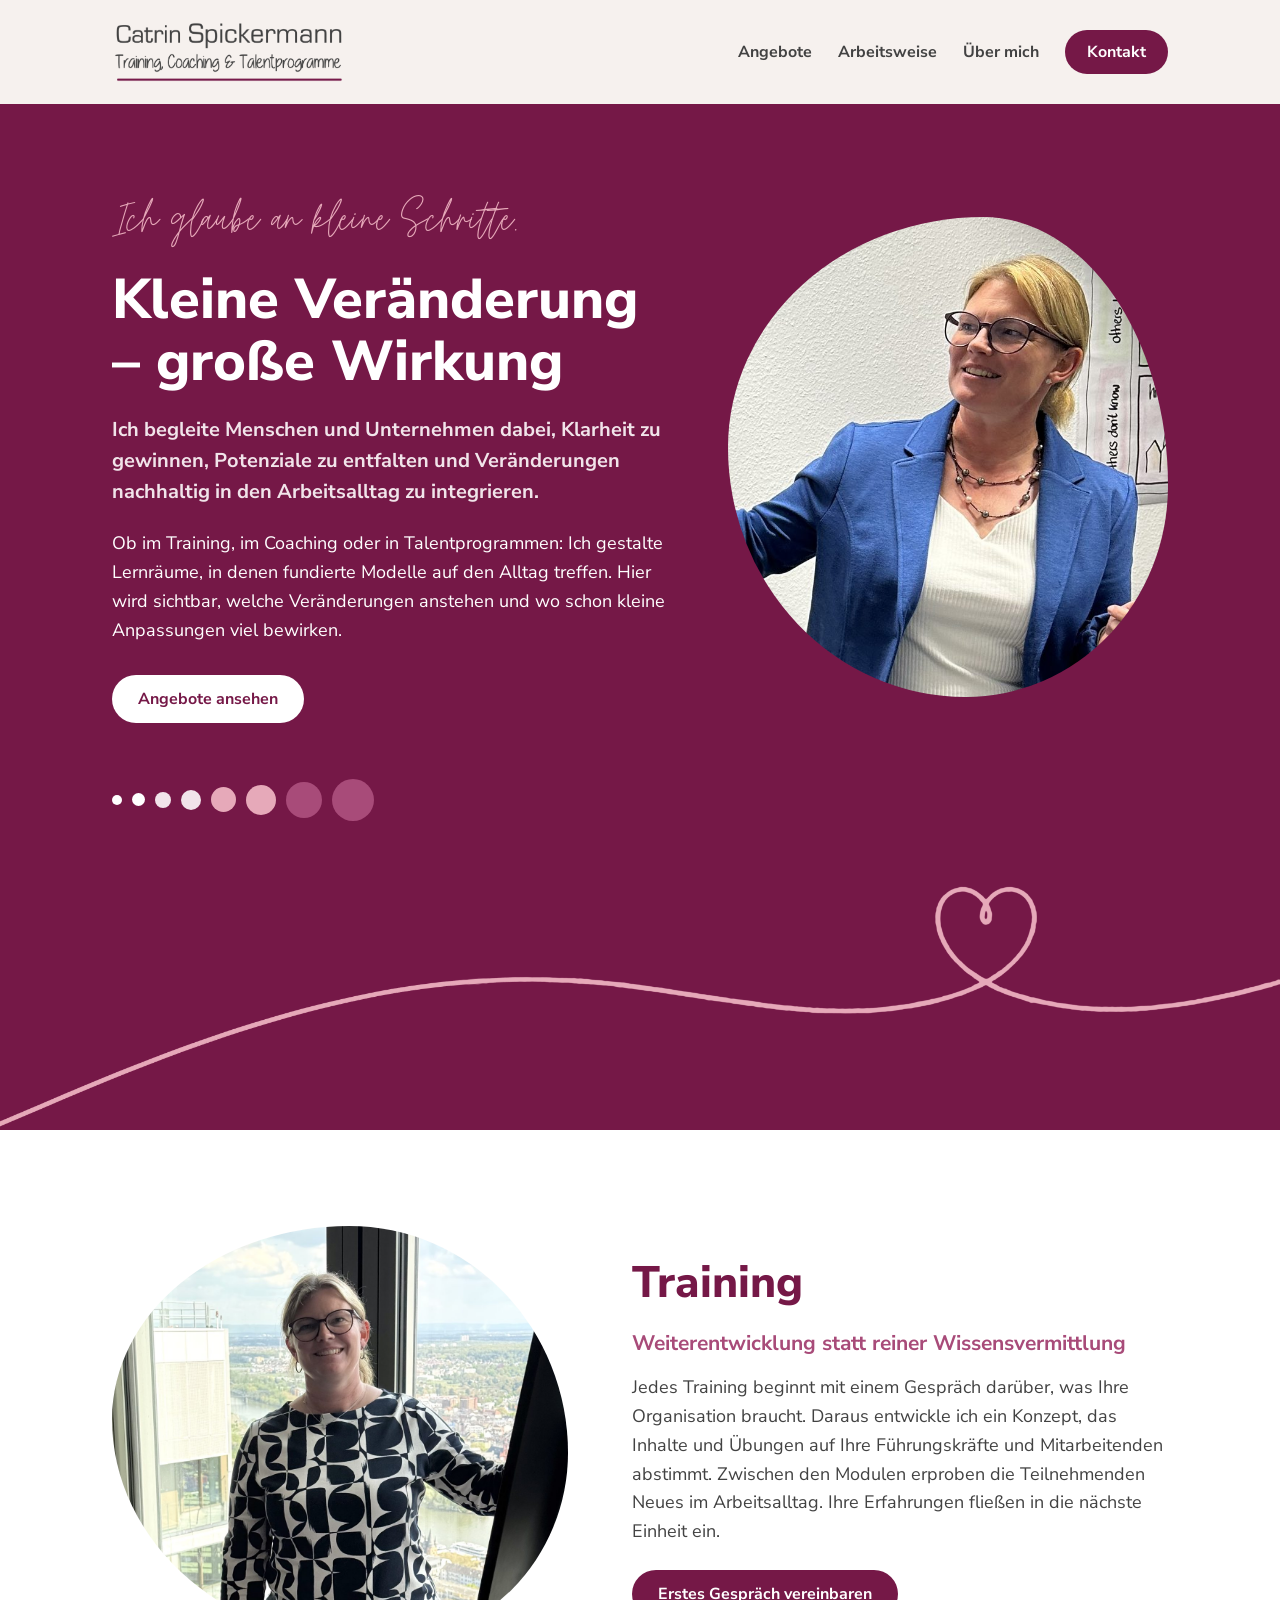
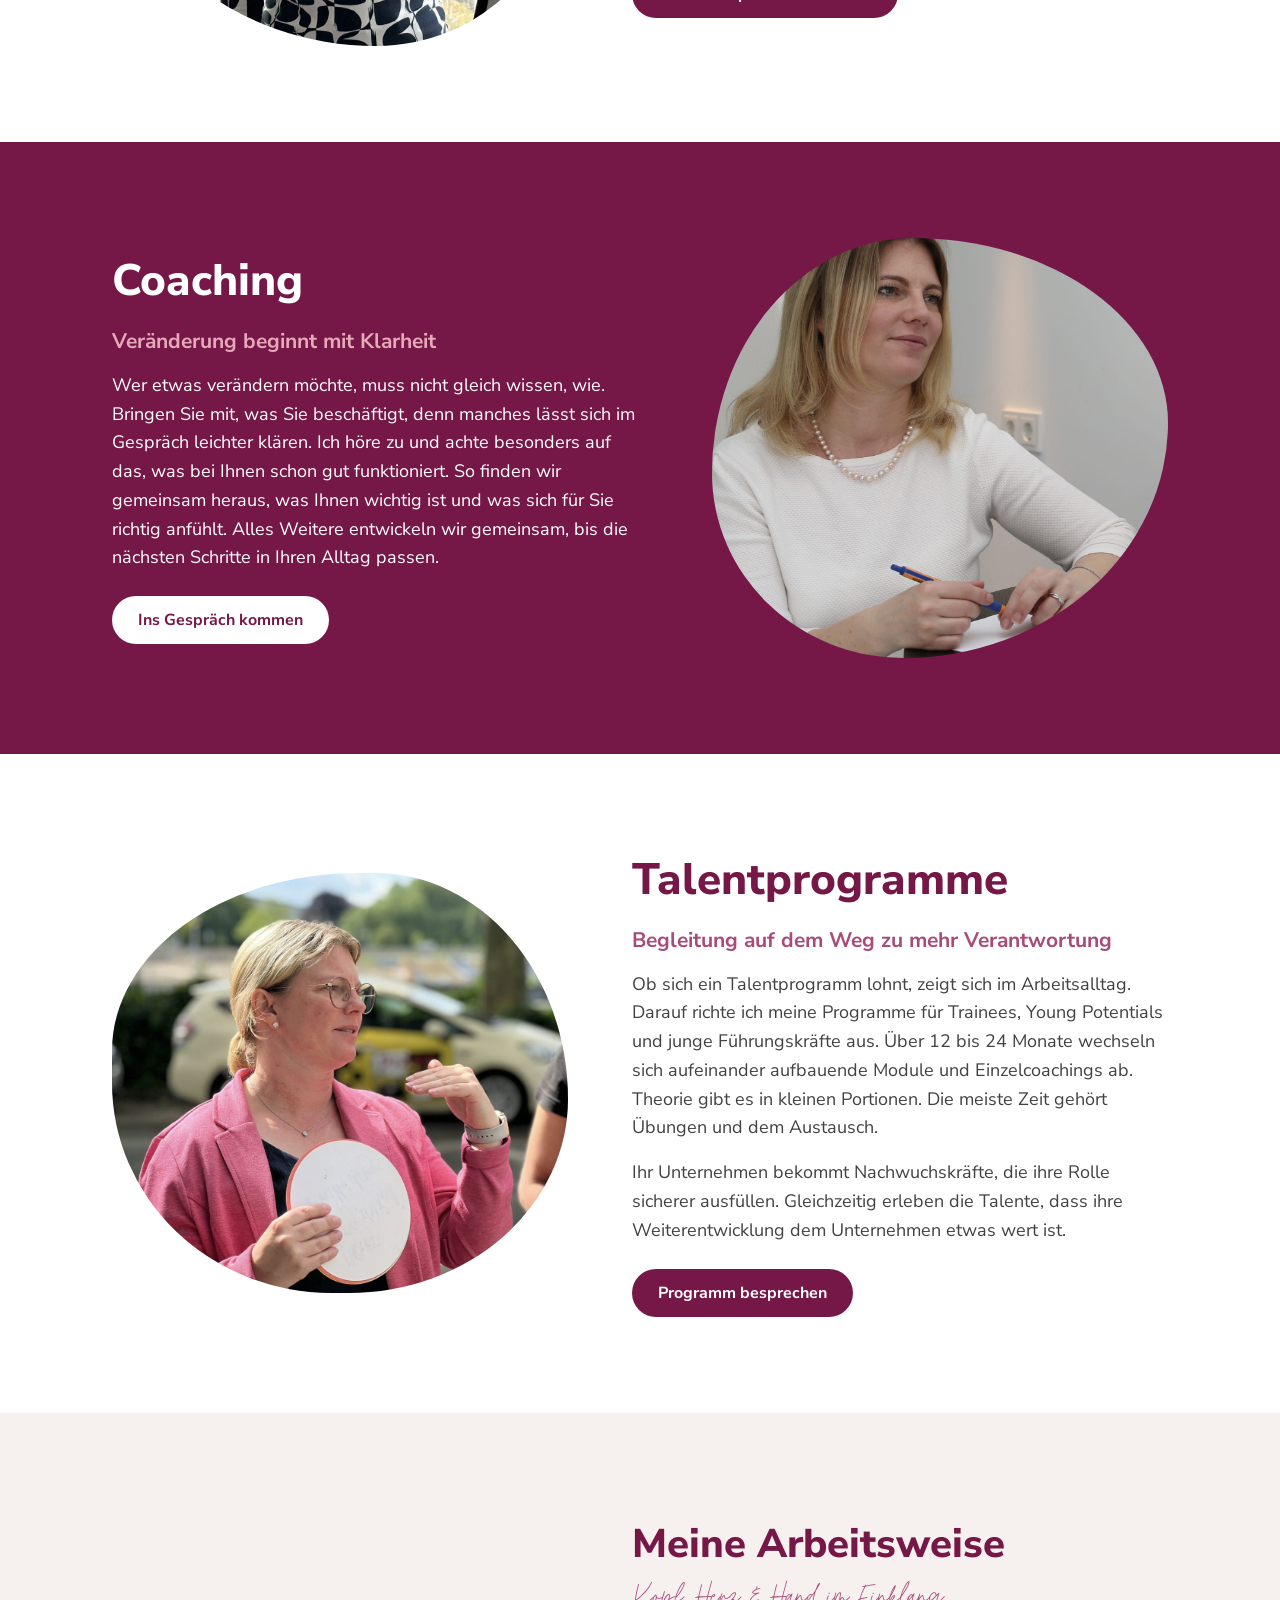
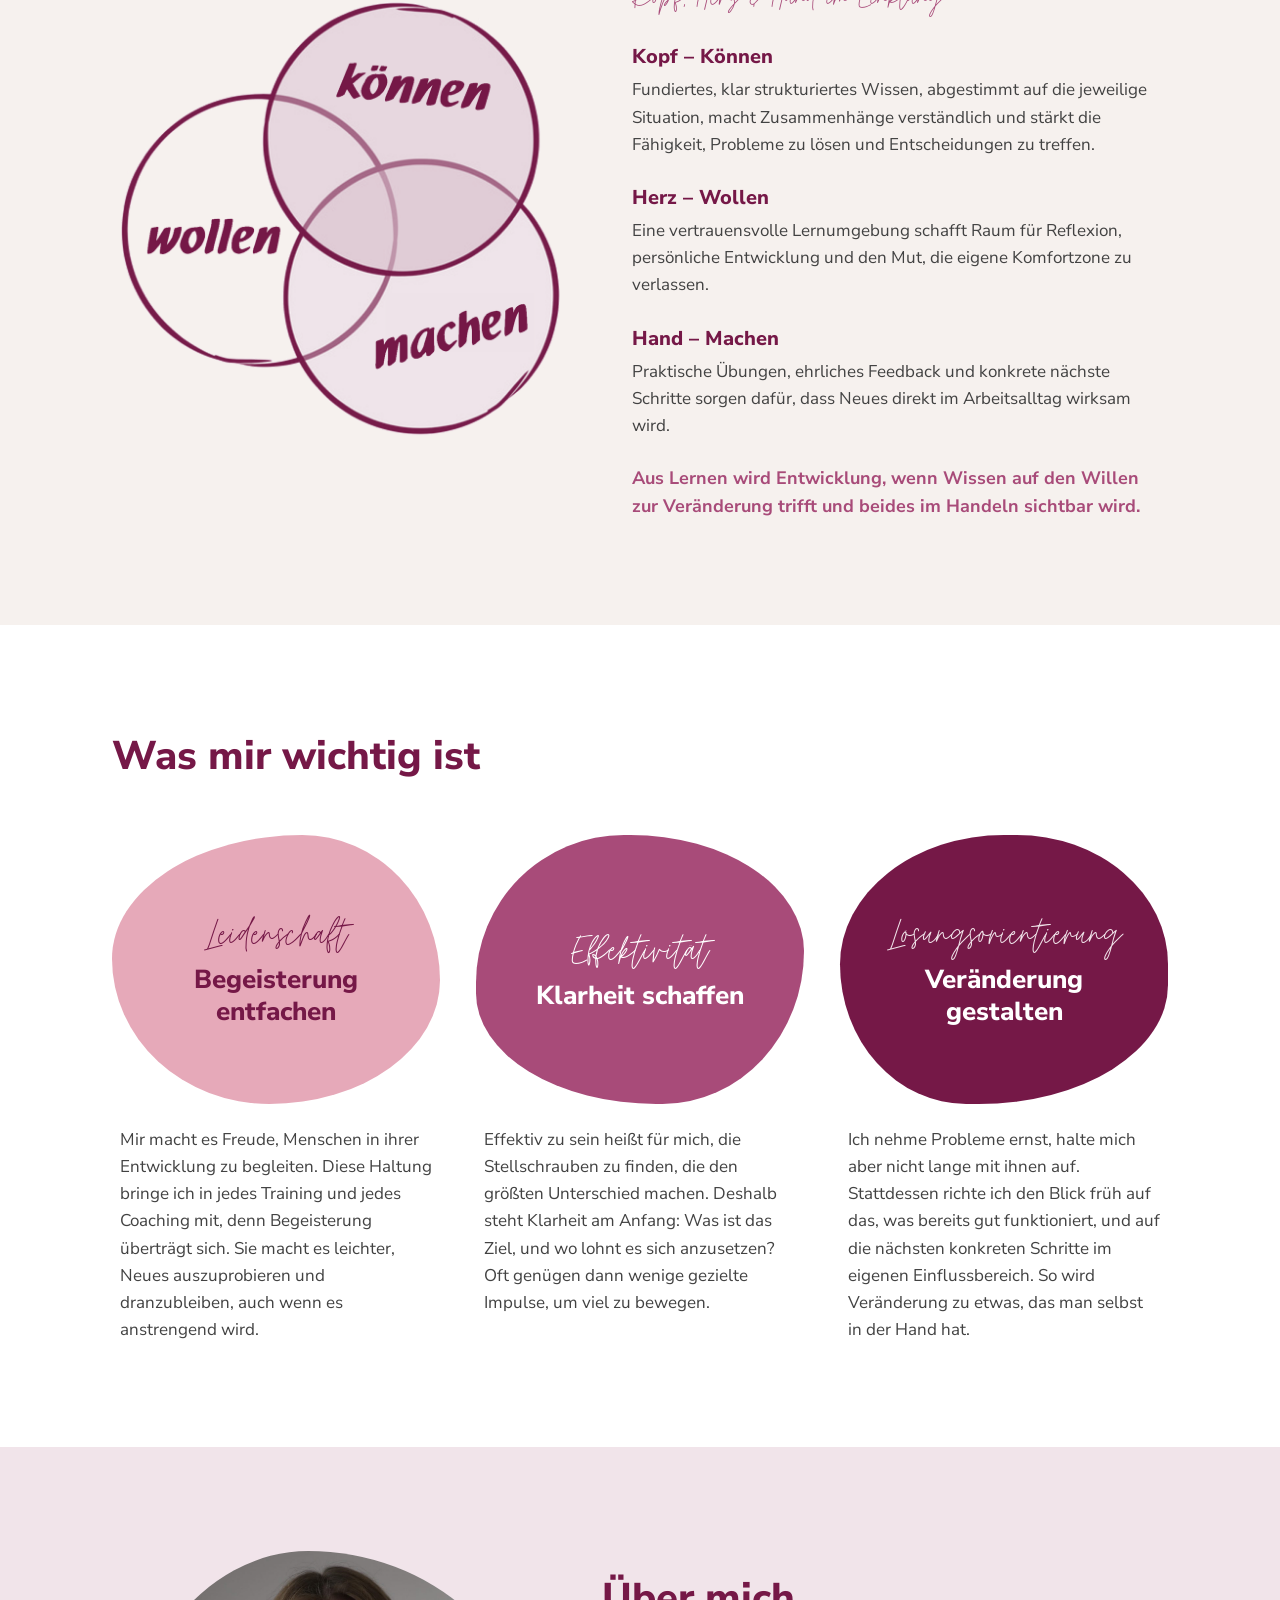
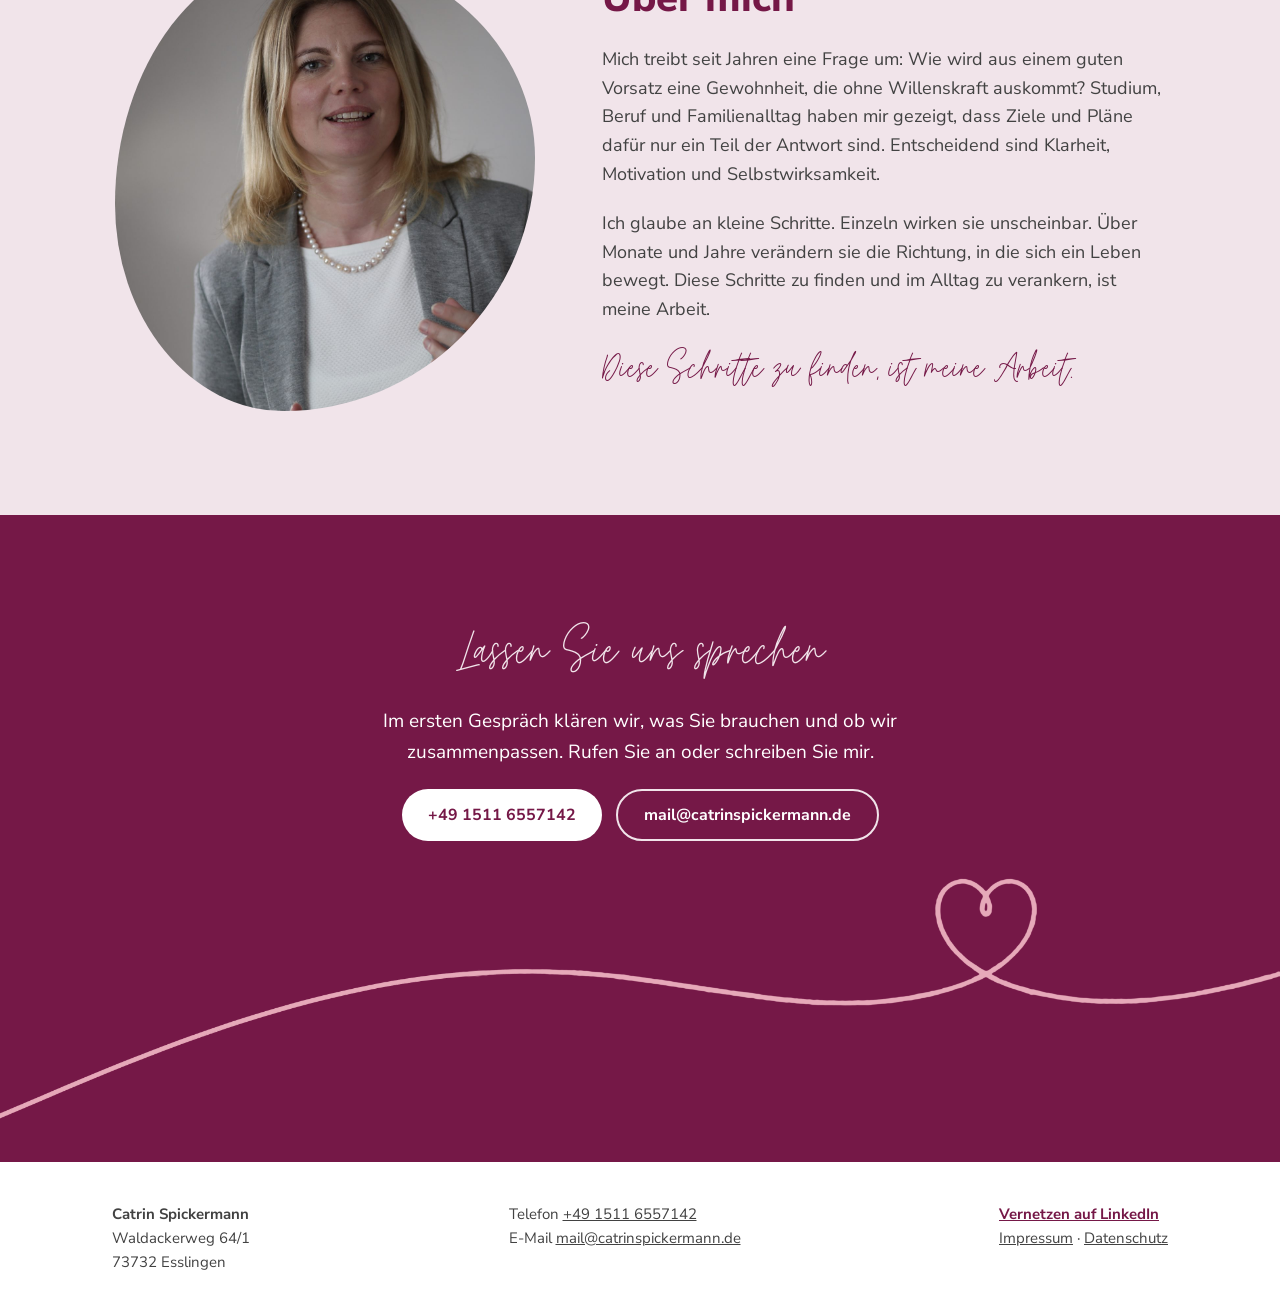
<file: index.html>
<!doctype html>
<html lang="de">
<head>
<meta charset="utf-8">
<meta name="viewport" content="width=device-width, initial-scale=1">
<title>Catrin Spickermann – Training, Coaching und Talentprogramme</title>
<meta name="description" content="Ich begleite Menschen und Unternehmen dabei, Klarheit zu gewinnen, Potenziale zu entfalten und Veränderungen nachhaltig in den Arbeitsalltag zu integrieren.">
<link rel="icon" href="bilder/logo.png">
<style>
@font-face{font-family:"Nunito Sans";src:url(schriften/nunito-sans.woff2) format("woff2");font-weight:200 1000;font-display:swap}
@font-face{font-family:MoonTime;src:url(schriften/moontime.woff) format("woff");font-display:swap}
html{scroll-behavior:smooth}
body{margin:0}
a{color:#751847}a:hover{color:#a84b79}
img{max-width:100%}
@media (max-width:700px){
 h1{font-size:38px!important}
 h2{font-size:32px!important}
 section{padding-top:64px!important;padding-bottom:64px!important}
 nav{gap:14px!important}
 header img{height:48px!important}
}
</style>
</head>
<body>
<div style="width: 100%; font-family: 'Nunito Sans', sans-serif; color: #424242; background: #f6f1ee">
<header style="background: #f6f1ee; padding: 20px 0">
<div style="max-width: 1120px; margin: 0 auto; padding: 0 32px; box-sizing: border-box">
<div style="display: flex; flex-wrap: wrap; align-items: center; justify-content: space-between; gap: 20px">
<img src="bilder/logo.png" alt="Catrin Spickermann – Training, Coaching und Talentprogramme" style="height: 64px; width: auto">
<nav aria-label="Hauptnavigation" style="display: flex; flex-wrap: wrap; align-items: center; gap: 26px; font-size: 16px; font-weight: 700">
<a href="#training" style="color: #424242; text-decoration: none">Angebote</a>
<a href="#arbeitsweise" style="color: #424242; text-decoration: none">Arbeitsweise</a>
<a href="#ueber-mich" style="color: #424242; text-decoration: none">Über mich</a>
<a href="#kontakt" style="display: inline-flex; align-items: center; min-height: 44px; padding: 0 22px; border-radius: 999px; background: #751847; color: #ffffff; text-decoration: none">Kontakt</a>
</nav>
</div>
</div>
</header>
<section style="background: #751847; padding: 88px 0 40px">
<div style="max-width: 1120px; margin: 0 auto; padding: 0 32px; box-sizing: border-box">
<div style="display: flex; flex-wrap: wrap; align-items: center; gap: 56px">
<div style="flex: 1 1 480px; display: flex; flex-direction: column; gap: 22px">
<p style="margin: 0; font-family: MoonTime, cursive; font-size: 46px; line-height: 1.2; color: #e6a9b9">Ich glaube an kleine Schritte.</p>
<h1 style="margin: 0; font-size: 56px; line-height: 1.1; font-weight: 800; color: #ffffff">Kleine Veränderung – große Wirkung</h1>
<p style="margin: 0; font-size: 20px; line-height: 1.55; font-weight: 700; color: #f1e4ea">Ich begleite Menschen und Unternehmen dabei, Klarheit zu gewinnen, Potenziale zu entfalten und Veränderungen nachhaltig in den Arbeitsalltag zu integrieren.</p>
<p style="margin: 0; font-size: 18px; line-height: 1.6; color: #ffffff; max-width: 620px">Ob im Training, im Coaching oder in Talentprogrammen: Ich gestalte Lernräume, in denen fundierte Modelle auf den Alltag treffen. Hier wird sichtbar, welche Veränderungen anstehen und wo schon kleine Anpassungen viel bewirken.</p>
<div style="display: flex; flex-wrap: wrap; gap: 14px; padding-top: 8px">
<a href="#training" style="display: inline-flex; align-items: center; min-height: 48px; padding: 0 26px; border-radius: 999px; background: #ffffff; color: #751847; font-weight: 700; font-size: 16px; text-decoration: none">Angebote ansehen</a>
</div>
</div>
<div style="flex: 1 1 360px; display: flex; justify-content: center"><div style="width: 100%; max-width: 500px; height: 480px; border-radius: 58% 42% 46% 54% / 48% 56% 44% 52%; overflow: hidden"><img src="bilder/hero.jpg" alt="Catrin Spickermann am Flipchart im Training" style="width: 100%; height: 100%; object-fit: cover; object-position: 92% 30%; display: block"></div></div>
</div>
<div style="padding-top: 56px"><div aria-hidden="true" style="display: flex; align-items: center; gap: 10px"><div style="width: 10px; height: 10px; border-radius: 50%; background: #ffffff"></div><div style="width: 13px; height: 13px; border-radius: 50%; background: #ffffff"></div><div style="width: 16px; height: 16px; border-radius: 50%; background: #f1e4ea"></div><div style="width: 20px; height: 20px; border-radius: 50%; background: #f1e4ea"></div><div style="width: 25px; height: 25px; border-radius: 50%; background: #e6a9b9"></div><div style="width: 30px; height: 30px; border-radius: 50%; background: #e6a9b9"></div><div style="width: 36px; height: 36px; border-radius: 50%; background: #a84b79"></div><div style="width: 42px; height: 42px; border-radius: 50%; background: #a84b79"></div></div></div>
</div>
</section>
<img src="bilder/herzlinie-rose.png" alt="" aria-hidden="true" style="background: #751847; display: block; width: 100%; height: auto; padding-top: 12px">
<section id="training" style="background: #ffffff; padding: 96px 0">
<div style="max-width: 1120px; margin: 0 auto; padding: 0 32px; box-sizing: border-box">
<div style="display: flex; flex-wrap: wrap; align-items: center; gap: 64px">
<div style="flex: 1 1 380px; display: flex; justify-content: center"><div style="width: 100%; max-width: 480px; height: 420px; border-radius: 52% 48% 42% 58% / 46% 54% 46% 54%; overflow: hidden"><img src="bilder/training.jpg" alt="Catrin Spickermann am Fenster in einem Seminarraum" style="width: 100%; height: 100%; object-fit: cover; object-position: center 25%; display: block"></div></div><div style="flex: 1 1 460px; display: flex; flex-direction: column; gap: 16px">
<h2 style="margin: 0; font-size: 44px; font-weight: 800; color: #751847">Training</h2>
<p style="margin: 0; font-size: 21px; font-weight: 700; color: #a84b79">Weiterentwicklung statt reiner Wissensvermittlung</p>
<p style="margin: 0; font-size: 18px; line-height: 1.6; color: #424242">Jedes Training beginnt mit einem Gespräch darüber, was Ihre Organisation braucht. Daraus entwickle ich ein Konzept, das Inhalte und Übungen auf Ihre Führungskräfte und Mitarbeitenden abstimmt. Zwischen den Modulen erproben die Teilnehmenden Neues im Arbeitsalltag. Ihre Erfahrungen fließen in die nächste Einheit ein.</p>
<div style="padding-top: 8px"><a href="mailto:mail@catrinspickermann.de?subject=Anfrage%20Training" style="display: inline-flex; align-items: center; min-height: 48px; padding: 0 26px; border-radius: 999px; background: #751847; color: #ffffff; font-weight: 700; font-size: 16px; text-decoration: none; align-self: flex-start">Erstes Gespräch vereinbaren</a></div>
</div>
</div>
</div>
</section><section id="coaching" style="background: #751847; padding: 96px 0">
<div style="max-width: 1120px; margin: 0 auto; padding: 0 32px; box-sizing: border-box">
<div style="display: flex; flex-wrap: wrap; align-items: center; gap: 64px">
<div style="flex: 1 1 460px; display: flex; flex-direction: column; gap: 16px">
<h2 style="margin: 0; font-size: 44px; font-weight: 800; color: #ffffff">Coaching</h2>
<p style="margin: 0; font-size: 21px; font-weight: 700; color: #e6a9b9">Veränderung beginnt mit Klarheit</p>
<p style="margin: 0; font-size: 18px; line-height: 1.6; color: #ffffff">Wer etwas verändern möchte, muss nicht gleich wissen, wie. Bringen Sie mit, was Sie beschäftigt, denn manches lässt sich im Gespräch leichter klären. Ich höre zu und achte besonders auf das, was bei Ihnen schon gut funktioniert. So finden wir gemeinsam heraus, was Ihnen wichtig ist und was sich für Sie richtig anfühlt. Alles Weitere entwickeln wir gemeinsam, bis die nächsten Schritte in Ihren Alltag passen.</p>
<div style="padding-top: 8px"><a href="mailto:mail@catrinspickermann.de?subject=Anfrage%20Coaching" style="display: inline-flex; align-items: center; min-height: 48px; padding: 0 26px; border-radius: 999px; background: #ffffff; color: #751847; font-weight: 700; font-size: 16px; text-decoration: none; align-self: flex-start">Ins Gespräch kommen</a></div>
</div><div style="flex: 1 1 380px; display: flex; justify-content: center"><div style="width: 100%; max-width: 480px; height: 420px; border-radius: 44% 56% 58% 42% / 56% 44% 56% 44%; overflow: hidden"><img src="bilder/coaching.jpg" alt="Catrin Spickermann im Gespräch, zuhörend am Tisch" style="width: 100%; height: 100%; object-fit: cover; object-position: center 30%; display: block"></div></div>
</div>
</div>
</section><section id="talentprogramme" style="background: #ffffff; padding: 96px 0">
<div style="max-width: 1120px; margin: 0 auto; padding: 0 32px; box-sizing: border-box">
<div style="display: flex; flex-wrap: wrap; align-items: center; gap: 64px">
<div style="flex: 1 1 380px; display: flex; justify-content: center"><div style="width: 100%; max-width: 480px; height: 420px; border-radius: 56% 44% 50% 50% / 44% 56% 48% 52%; overflow: hidden"><img src="bilder/talent.jpg" alt="Catrin Spickermann leitet eine Übung im Freien" style="width: 100%; height: 100%; object-fit: cover; object-position: center 30%; display: block"></div></div><div style="flex: 1 1 460px; display: flex; flex-direction: column; gap: 16px">
<h2 style="margin: 0; font-size: 44px; font-weight: 800; color: #751847">Talentprogramme</h2>
<p style="margin: 0; font-size: 21px; font-weight: 700; color: #a84b79">Begleitung auf dem Weg zu mehr Verantwortung</p>
<p style="margin: 0; font-size: 18px; line-height: 1.6; color: #424242">Ob sich ein Talentprogramm lohnt, zeigt sich im Arbeitsalltag. Darauf richte ich meine Programme für Trainees, Young Potentials und junge Führungskräfte aus. Über 12 bis 24 Monate wechseln sich aufeinander aufbauende Module und Einzelcoachings ab. Theorie gibt es in kleinen Portionen. Die meiste Zeit gehört Übungen und dem Austausch.</p><p style="margin: 0; font-size: 18px; line-height: 1.6; color: #424242">Ihr Unternehmen bekommt Nachwuchskräfte, die ihre Rolle sicherer ausfüllen. Gleichzeitig erleben die Talente, dass ihre Weiterentwicklung dem Unternehmen etwas wert ist.</p>
<div style="padding-top: 8px"><a href="mailto:mail@catrinspickermann.de?subject=Anfrage%20Talentprogramme" style="display: inline-flex; align-items: center; min-height: 48px; padding: 0 26px; border-radius: 999px; background: #751847; color: #ffffff; font-weight: 700; font-size: 16px; text-decoration: none; align-self: flex-start">Programm besprechen</a></div>
</div>
</div>
</div>
</section>
<section id="arbeitsweise" style="background: #f6f1ee; padding: 104px 0">
<div style="max-width: 1120px; margin: 0 auto; padding: 0 32px; box-sizing: border-box">
<div style="display: flex; flex-wrap: wrap; align-items: center; gap: 64px">
<div style="flex: 1 1 380px; display: flex; justify-content: center"><img src="bilder/kopf-herz-hand.png" alt="Drei überlappende Kreise: wollen, können, machen" style="width: 100%; max-width: 440px; height: auto"></div>
<div style="flex: 1 1 460px; display: flex; flex-direction: column; gap: 26px">
<div style="display: flex; flex-direction: column; gap: 6px"><h2 style="margin: 0; font-size: 40px; font-weight: 800; color: #751847">Meine Arbeitsweise</h2><p style="margin: 0; font-family: MoonTime, cursive; font-size: 34px; line-height: 1.2; color: #a84b79">Kopf, Herz &amp; Hand im Einklang</p></div>
<div style="display: flex; flex-direction: column; gap: 6px"><h3 style="margin: 0; font-size: 20px; font-weight: 800; color: #751847">Kopf – Können</h3><p style="margin: 0; font-size: 17px; line-height: 1.6; color: #424242">Fundiertes, klar strukturiertes Wissen, abgestimmt auf die jeweilige Situation, macht Zusammenhänge verständlich und stärkt die Fähigkeit, Probleme zu lösen und Entscheidungen zu treffen.</p></div><div style="display: flex; flex-direction: column; gap: 6px"><h3 style="margin: 0; font-size: 20px; font-weight: 800; color: #751847">Herz – Wollen</h3><p style="margin: 0; font-size: 17px; line-height: 1.6; color: #424242">Eine vertrauensvolle Lernumgebung schafft Raum für Reflexion, persönliche Entwicklung und den Mut, die eigene Komfortzone zu verlassen.</p></div><div style="display: flex; flex-direction: column; gap: 6px"><h3 style="margin: 0; font-size: 20px; font-weight: 800; color: #751847">Hand – Machen</h3><p style="margin: 0; font-size: 17px; line-height: 1.6; color: #424242">Praktische Übungen, ehrliches Feedback und konkrete nächste Schritte sorgen dafür, dass Neues direkt im Arbeitsalltag wirksam wird.</p></div>
<p style="margin: 0; font-size: 18px; line-height: 1.55; font-weight: 700; color: #a84b79">Aus Lernen wird Entwicklung, wenn Wissen auf den Willen zur Veränderung trifft und beides im Handeln sichtbar wird.</p>
</div>
</div>
</div>
</section>
<section style="background: #ffffff; padding: 104px 0">
<div style="max-width: 1120px; margin: 0 auto; padding: 0 32px; box-sizing: border-box">
<div style="display: flex; flex-direction: column; gap: 52px">
<h2 style="margin: 0; font-size: 40px; font-weight: 800; color: #751847">Was mir wichtig ist</h2>
<div style="display: grid; grid-template-columns: repeat(auto-fit, minmax(280px, 1fr)); gap: 36px"><div style="display: flex; flex-direction: column; gap: 22px">
<div style="background: #e6a9b9; border-radius: 58% 42% 52% 48% / 46% 54% 46% 54%; aspect-ratio: 1 / 0.82; display: flex; flex-direction: column; align-items: center; justify-content: center; text-align: center; gap: 6px; padding: 28px; box-sizing: border-box">
<p style="margin: 0; font-family: MoonTime, cursive; font-size: 42px; line-height: 1.1; color: #751847">Leidenschaft</p>
<h3 style="margin: 0; font-size: 26px; line-height: 1.2; font-weight: 800; color: #751847">Begeisterung entfachen</h3>
</div>
<p style="margin: 0; padding: 0 8px; font-size: 17px; line-height: 1.6; color: #424242">Mir macht es Freude, Menschen in ihrer Entwicklung zu begleiten. Diese Haltung bringe ich in jedes Training und jedes Coaching mit, denn Begeisterung überträgt sich. Sie macht es leichter, Neues auszuprobieren und dranzubleiben, auch wenn es anstrengend wird.</p>
</div><div style="display: flex; flex-direction: column; gap: 22px">
<div style="background: #a84b79; border-radius: 46% 54% 44% 56% / 56% 44% 58% 42%; aspect-ratio: 1 / 0.82; display: flex; flex-direction: column; align-items: center; justify-content: center; text-align: center; gap: 6px; padding: 28px; box-sizing: border-box">
<p style="margin: 0; font-family: MoonTime, cursive; font-size: 42px; line-height: 1.1; color: #ffffff">Effektivität</p>
<h3 style="margin: 0; font-size: 26px; line-height: 1.2; font-weight: 800; color: #ffffff">Klarheit schaffen</h3>
</div>
<p style="margin: 0; padding: 0 8px; font-size: 17px; line-height: 1.6; color: #424242">Effektiv zu sein heißt für mich, die Stellschrauben zu finden, die den größten Unterschied machen. Deshalb steht Klarheit am Anfang: Was ist das Ziel, und wo lohnt es sich anzusetzen? Oft genügen dann wenige gezielte Impulse, um viel zu bewegen.</p>
</div><div style="display: flex; flex-direction: column; gap: 22px">
<div style="background: #751847; border-radius: 52% 48% 60% 40% / 50% 50% 46% 54%; aspect-ratio: 1 / 0.82; display: flex; flex-direction: column; align-items: center; justify-content: center; text-align: center; gap: 6px; padding: 28px; box-sizing: border-box">
<p style="margin: 0; font-family: MoonTime, cursive; font-size: 42px; line-height: 1.1; color: #f1e4ea">Lösungsorientierung</p>
<h3 style="margin: 0; font-size: 26px; line-height: 1.2; font-weight: 800; color: #ffffff">Veränderung gestalten</h3>
</div>
<p style="margin: 0; padding: 0 8px; font-size: 17px; line-height: 1.6; color: #424242">Ich nehme Probleme ernst, halte mich aber nicht lange mit ihnen auf. Stattdessen richte ich den Blick früh auf das, was bereits gut funktioniert, und auf die nächsten konkreten Schritte im eigenen Einflussbereich. So wird Veränderung zu etwas, das man selbst in der Hand hat.</p>
</div></div>
</div>
</div>
</section>
<section id="ueber-mich" style="background: #f1e4ea; padding: 104px 0">
<div style="max-width: 1120px; margin: 0 auto; padding: 0 32px; box-sizing: border-box">
<div style="display: flex; flex-wrap: wrap; align-items: center; gap: 64px">
<div style="flex: 1 1 340px; display: flex; justify-content: center"><div style="width: 100%; max-width: 420px; height: 460px; border-radius: 46% 54% 60% 40% / 55% 45% 55% 45%; overflow: hidden"><img src="bilder/ueber.jpg" alt="Porträt Catrin Spickermann" style="width: 100%; height: 100%; object-fit: cover; object-position: center 30%; display: block"></div></div>
<div style="flex: 1 1 480px; display: flex; flex-direction: column; gap: 20px">
<h2 style="margin: 0; font-size: 40px; font-weight: 800; color: #751847">Über mich</h2>
<p style="margin: 0; font-size: 18px; line-height: 1.6; color: #424242">Mich treibt seit Jahren eine Frage um: Wie wird aus einem guten Vorsatz eine Gewohnheit, die ohne Willenskraft auskommt? Studium, Beruf und Familienalltag haben mir gezeigt, dass Ziele und Pläne dafür nur ein Teil der Antwort sind. Entscheidend sind Klarheit, Motivation und Selbstwirksamkeit.</p>
<p style="margin: 0; font-size: 18px; line-height: 1.6; color: #424242">Ich glaube an kleine Schritte. Einzeln wirken sie unscheinbar. Über Monate und Jahre verändern sie die Richtung, in die sich ein Leben bewegt. Diese Schritte zu finden und im Alltag zu verankern, ist meine Arbeit.</p>
<p style="margin: 0; font-family: MoonTime, cursive; font-size: 40px; line-height: 1.2; color: #751847">Diese Schritte zu finden, ist meine Arbeit.</p>
</div>
</div>
</div>
</section>
<section id="kontakt" style="background: #751847; padding: 104px 0 40px">
<div style="max-width: 1120px; margin: 0 auto; padding: 0 32px; box-sizing: border-box">
<div style="display: flex; flex-direction: column; align-items: center; text-align: center; gap: 22px">
<p style="margin: 0; font-family: MoonTime, cursive; font-size: 54px; line-height: 1.2; color: #f1e4ea">Lassen Sie uns sprechen</p>
<p style="margin: 0; font-size: 19px; line-height: 1.6; color: #ffffff; max-width: 640px">Im ersten Gespräch klären wir, was Sie brauchen und ob wir zusammenpassen. Rufen Sie an oder schreiben Sie mir.</p>
<div style="display: flex; flex-wrap: wrap; justify-content: center; gap: 14px">
<a href="tel:+4915116557142" style="display: inline-flex; align-items: center; min-height: 48px; padding: 0 26px; border-radius: 999px; background: #ffffff; color: #751847; font-weight: 700; font-size: 16px; text-decoration: none">+49 1511 6557142</a>
<a href="mailto:mail@catrinspickermann.de" style="display: inline-flex; align-items: center; min-height: 48px; padding: 0 26px; border-radius: 999px; border: 2px solid #f1e4ea; color: #ffffff; font-weight: 700; font-size: 16px; text-decoration: none">mail@catrinspickermann.de</a>
</div>
</div>
</div>
<img src="bilder/herzlinie-rose.png" alt="" aria-hidden="true" style="display: block; width: 100%; height: auto; padding-top: 24px">
</section>
<footer style="background: #ffffff; padding: 40px 0">
<div style="max-width: 1120px; margin: 0 auto; padding: 0 32px; box-sizing: border-box">
<div style="display: flex; flex-wrap: wrap; justify-content: space-between; gap: 24px; font-size: 15px; line-height: 1.6; color: #424242">
<div><strong>Catrin Spickermann</strong><br>Waldackerweg 64/1<br>73732 Esslingen</div>
<div>Telefon <a href="tel:+4915116557142" style="color: #424242">+49 1511 6557142</a><br>E-Mail <a href="mailto:mail@catrinspickermann.de" style="color: #424242">mail@catrinspickermann.de</a></div>
<div><a href="https://www.linkedin.com/in/catrin-spickermann-training-coaching-talentprogramme" style="color: #751847; font-weight: 700">Vernetzen auf LinkedIn</a><br><a href="impressum.html" style="color: #424242">Impressum</a> · <a href="datenschutz.html" style="color: #424242">Datenschutz</a></div>
</div>
</div>
</footer>
</div>
</body>
</html>
</file>
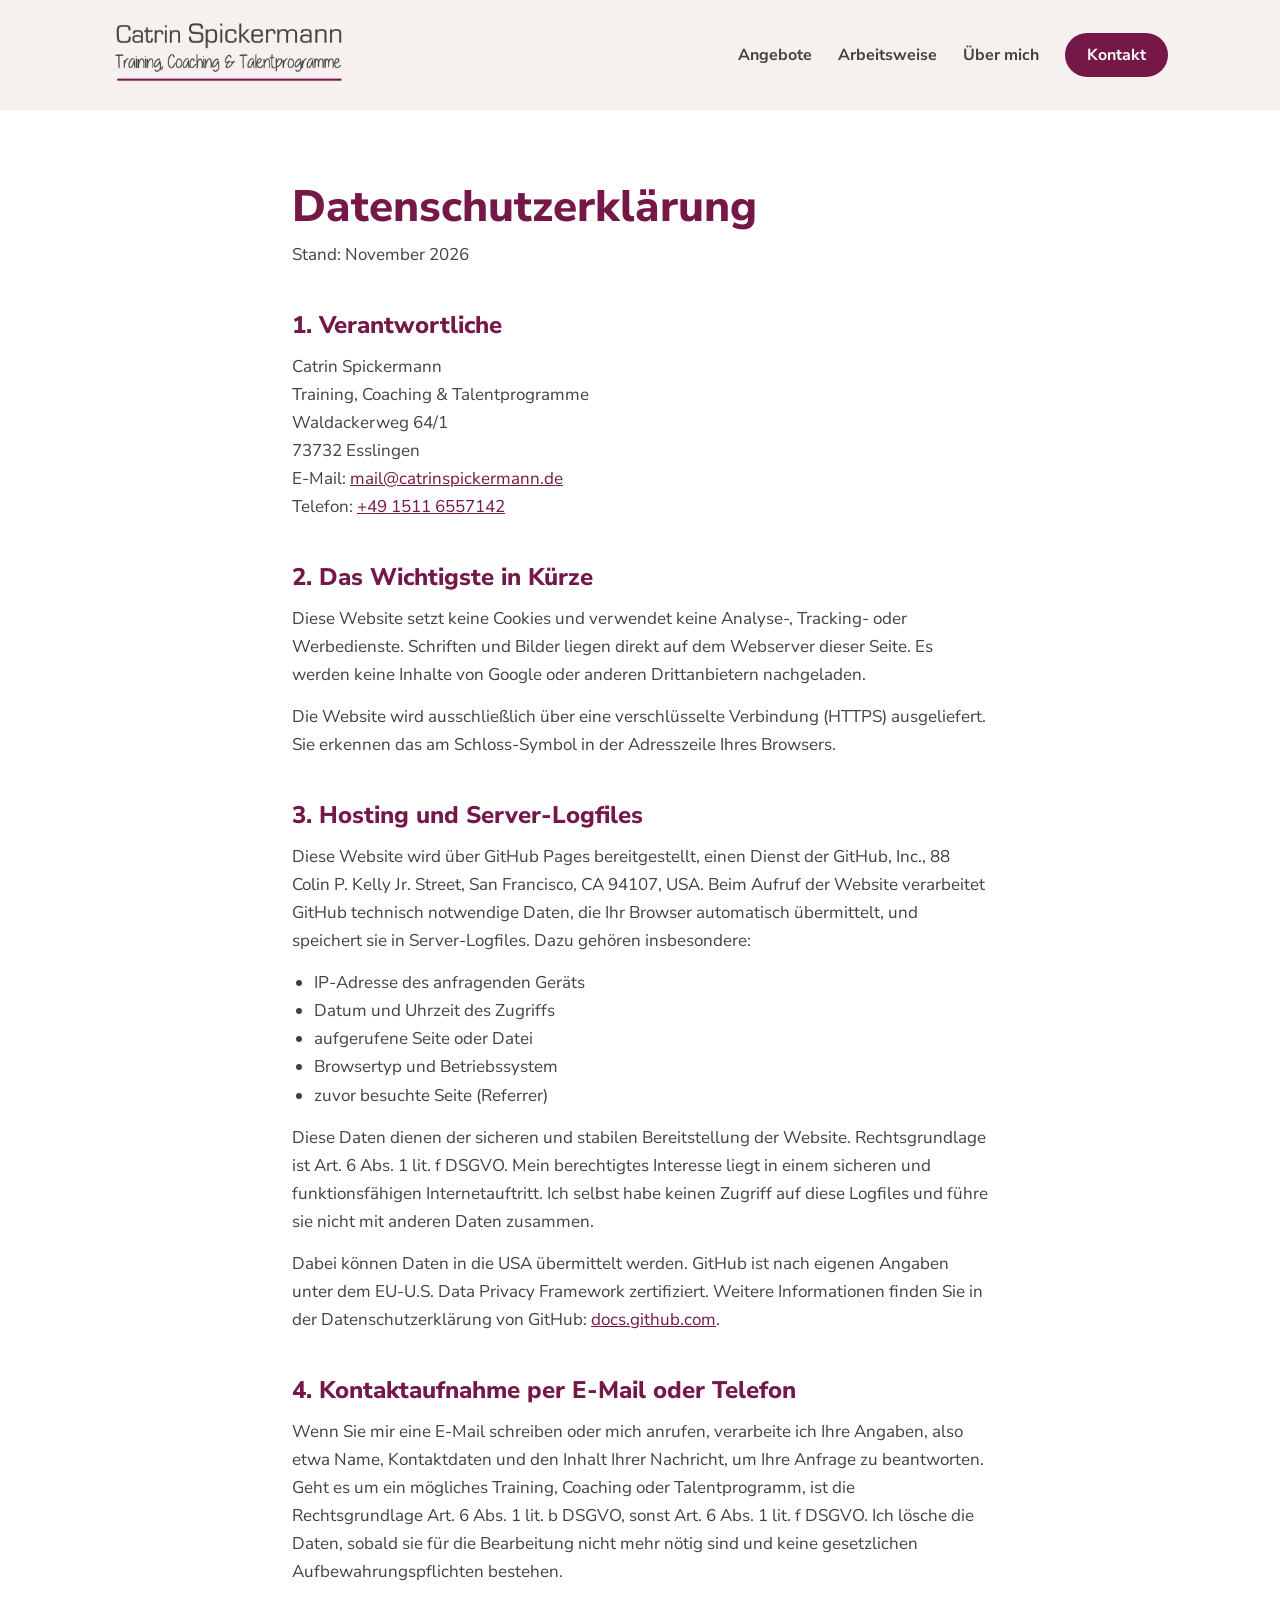
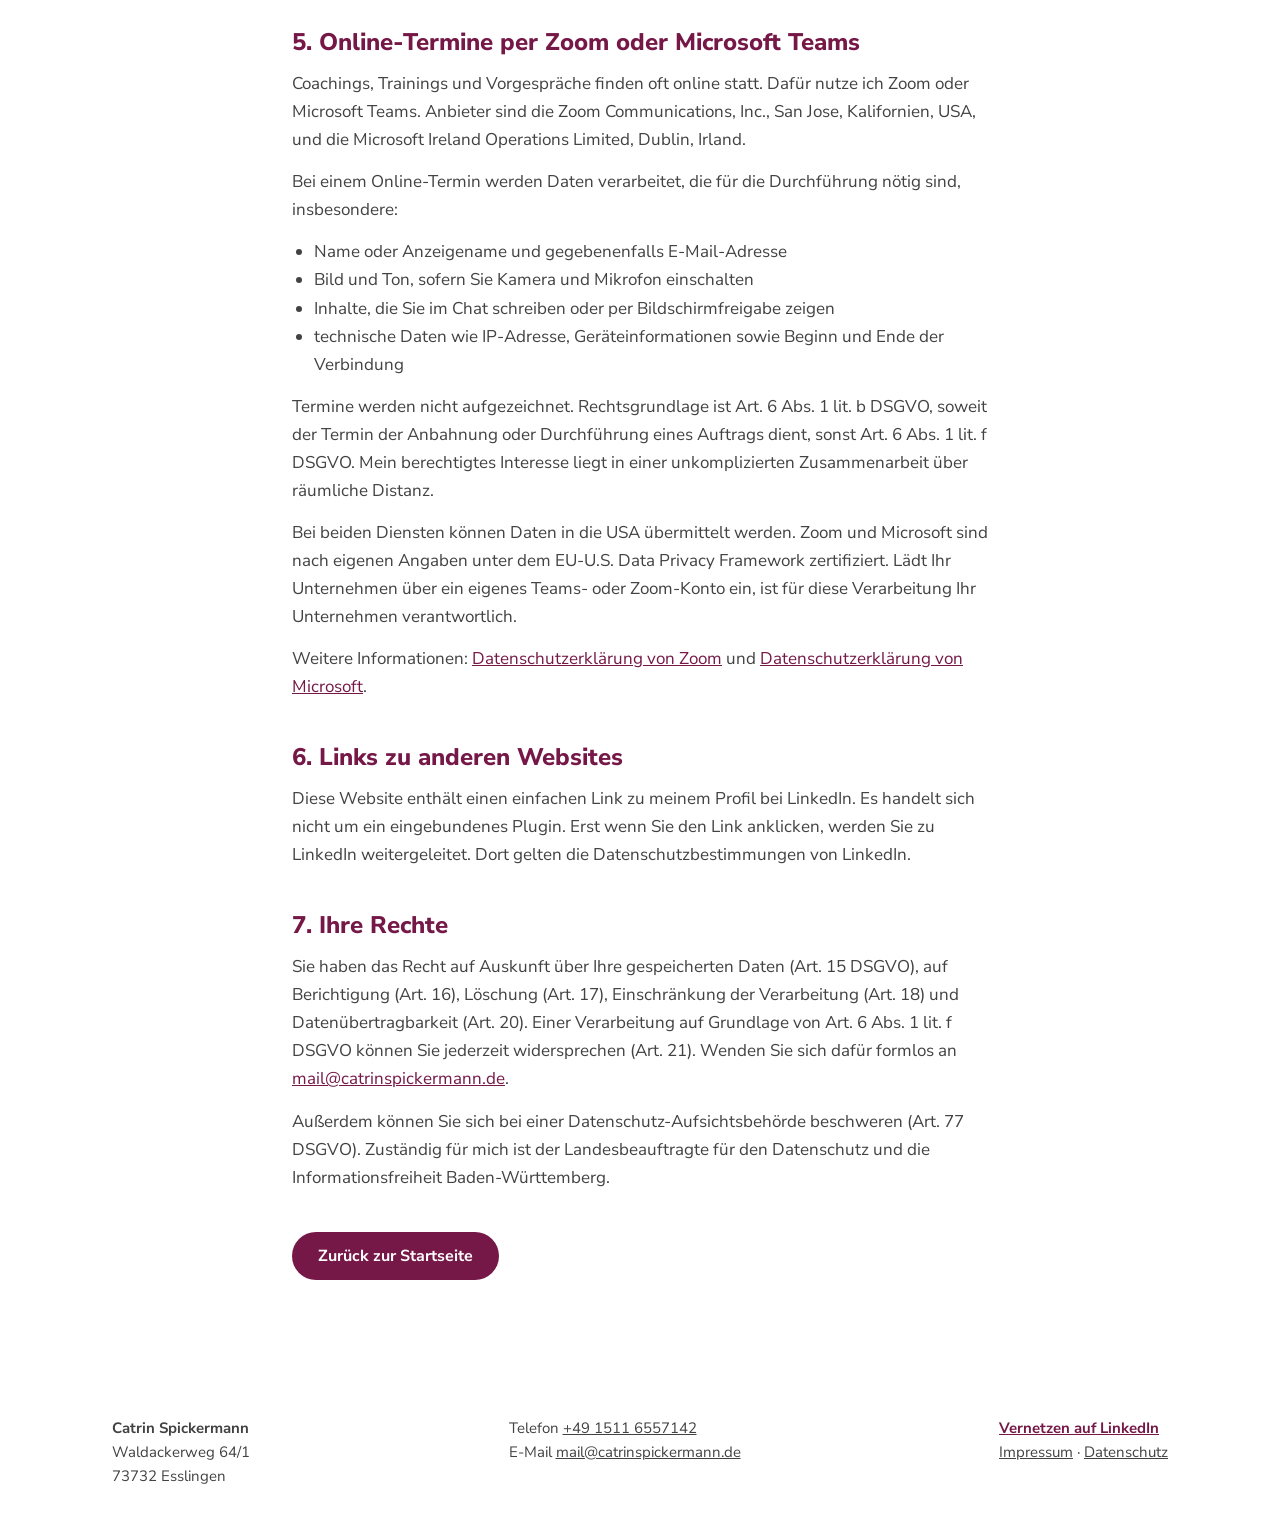
<file: datenschutz.html>
<!doctype html>
<html lang="de">
<head>
<meta charset="utf-8">
<meta name="viewport" content="width=device-width, initial-scale=1">
<title>Datenschutzerklärung – Catrin Spickermann</title>
<meta name="robots" content="noindex">
<link rel="icon" href="bilder/logo.png">
<style>
@font-face{font-family:"Nunito Sans";src:url(schriften/nunito-sans.woff2) format("woff2");font-weight:200 1000;font-display:swap}
@font-face{font-family:MoonTime;src:url(schriften/moontime.woff) format("woff");font-display:swap}
html{scroll-behavior:smooth}
body{margin:0}
a{color:#751847}a:hover{color:#a84b79}
img{max-width:100%}
@media (max-width:700px){
 h1{font-size:38px!important}
 h2{font-size:32px!important}
 section{padding-top:64px!important;padding-bottom:64px!important}
 nav{gap:14px!important}
 header img{height:48px!important}
}
</style>
</head>
<body>
<div style="width: 100%; font-family: 'Nunito Sans', sans-serif; color: #424242; background: #ffffff">
<header style="background: #f6f1ee; padding: 20px 0">
<div style="max-width: 1120px; margin: 0 auto; padding: 0 32px; box-sizing: border-box">
<div style="display: flex; flex-wrap: wrap; align-items: center; justify-content: space-between; gap: 20px">
<a href="index.html"><img src="bilder/logo.png" alt="Catrin Spickermann – Training, Coaching und Talentprogramme" style="height: 64px; width: auto"></a>
<nav aria-label="Hauptnavigation" style="display: flex; flex-wrap: wrap; align-items: center; gap: 26px; font-size: 16px; font-weight: 700">
<a href="index.html#training" style="color: #424242; text-decoration: none">Angebote</a>
<a href="index.html#arbeitsweise" style="color: #424242; text-decoration: none">Arbeitsweise</a>
<a href="index.html#ueber-mich" style="color: #424242; text-decoration: none">Über mich</a>
<a href="index.html#kontakt" style="display: inline-flex; align-items: center; min-height: 44px; padding: 0 22px; border-radius: 999px; background: #751847; color: #ffffff; text-decoration: none">Kontakt</a>
</nav>
</div>
</div>
</header>
<main style="max-width: 760px; margin: 0 auto; padding: 72px 32px 96px; box-sizing: border-box">
<h1 style="margin: 0 0 8px; font-size: 44px; line-height: 1.15; font-weight: 800; color: #751847">Datenschutzerklärung</h1>
<p style="margin: 0 0 14px; font-size: 17px; line-height: 1.65; color: #424242">Stand: November 2026</p>
<h2 style="margin: 40px 0 12px; font-size: 24px; font-weight: 800; color: #751847">1. Verantwortliche</h2>
<p style="margin: 0 0 14px; font-size: 17px; line-height: 1.65; color: #424242">Catrin Spickermann<br>Training, Coaching &amp; Talentprogramme<br>Waldackerweg 64/1<br>73732 Esslingen<br>E-Mail: <a href="mailto:mail@catrinspickermann.de">mail@catrinspickermann.de</a><br>Telefon: <a href="tel:+4915116557142">+49 1511 6557142</a></p>
<h2 style="margin: 40px 0 12px; font-size: 24px; font-weight: 800; color: #751847">2. Das Wichtigste in Kürze</h2>
<p style="margin: 0 0 14px; font-size: 17px; line-height: 1.65; color: #424242">Diese Website setzt keine Cookies und verwendet keine Analyse-, Tracking- oder Werbedienste. Schriften und Bilder liegen direkt auf dem Webserver dieser Seite. Es werden keine Inhalte von Google oder anderen Drittanbietern nachgeladen.</p>
<p style="margin: 0 0 14px; font-size: 17px; line-height: 1.65; color: #424242">Die Website wird ausschließlich über eine verschlüsselte Verbindung (HTTPS) ausgeliefert. Sie erkennen das am Schloss-Symbol in der Adresszeile Ihres Browsers.</p>
<h2 style="margin: 40px 0 12px; font-size: 24px; font-weight: 800; color: #751847">3. Hosting und Server-Logfiles</h2>
<p style="margin: 0 0 14px; font-size: 17px; line-height: 1.65; color: #424242">Diese Website wird über GitHub Pages bereitgestellt, einen Dienst der GitHub, Inc., 88 Colin P. Kelly Jr. Street, San Francisco, CA 94107, USA. Beim Aufruf der Website verarbeitet GitHub technisch notwendige Daten, die Ihr Browser automatisch übermittelt, und speichert sie in Server-Logfiles. Dazu gehören insbesondere:</p>
<ul style="margin: 0 0 14px; padding-left: 22px; font-size: 17px; line-height: 1.65; color: #424242"><li>IP-Adresse des anfragenden Geräts</li><li>Datum und Uhrzeit des Zugriffs</li><li>aufgerufene Seite oder Datei</li><li>Browsertyp und Betriebssystem</li><li>zuvor besuchte Seite (Referrer)</li></ul>
<p style="margin: 0 0 14px; font-size: 17px; line-height: 1.65; color: #424242">Diese Daten dienen der sicheren und stabilen Bereitstellung der Website. Rechtsgrundlage ist Art. 6 Abs. 1 lit. f DSGVO. Mein berechtigtes Interesse liegt in einem sicheren und funktionsfähigen Internetauftritt. Ich selbst habe keinen Zugriff auf diese Logfiles und führe sie nicht mit anderen Daten zusammen.</p>
<p style="margin: 0 0 14px; font-size: 17px; line-height: 1.65; color: #424242">Dabei können Daten in die USA übermittelt werden. GitHub ist nach eigenen Angaben unter dem EU-U.S. Data Privacy Framework zertifiziert. Weitere Informationen finden Sie in der Datenschutzerklärung von GitHub: <a href="https://docs.github.com/de/site-policy/privacy-policies/github-general-privacy-statement">docs.github.com</a>.</p>
<h2 style="margin: 40px 0 12px; font-size: 24px; font-weight: 800; color: #751847">4. Kontaktaufnahme per E-Mail oder Telefon</h2>
<p style="margin: 0 0 14px; font-size: 17px; line-height: 1.65; color: #424242">Wenn Sie mir eine E-Mail schreiben oder mich anrufen, verarbeite ich Ihre Angaben, also etwa Name, Kontaktdaten und den Inhalt Ihrer Nachricht, um Ihre Anfrage zu beantworten. Geht es um ein mögliches Training, Coaching oder Talentprogramm, ist die Rechtsgrundlage Art. 6 Abs. 1 lit. b DSGVO, sonst Art. 6 Abs. 1 lit. f DSGVO. Ich lösche die Daten, sobald sie für die Bearbeitung nicht mehr nötig sind und keine gesetzlichen Aufbewahrungspflichten bestehen.</p>
<h2 style="margin: 40px 0 12px; font-size: 24px; font-weight: 800; color: #751847">5. Online-Termine per Zoom oder Microsoft Teams</h2>
<p style="margin: 0 0 14px; font-size: 17px; line-height: 1.65; color: #424242">Coachings, Trainings und Vorgespräche finden oft online statt. Dafür nutze ich Zoom oder Microsoft Teams. Anbieter sind die Zoom Communications, Inc., San Jose, Kalifornien, USA, und die Microsoft Ireland Operations Limited, Dublin, Irland.</p>
<p style="margin: 0 0 14px; font-size: 17px; line-height: 1.65; color: #424242">Bei einem Online-Termin werden Daten verarbeitet, die für die Durchführung nötig sind, insbesondere:</p>
<ul style="margin: 0 0 14px; padding-left: 22px; font-size: 17px; line-height: 1.65; color: #424242"><li>Name oder Anzeigename und gegebenenfalls E-Mail-Adresse</li><li>Bild und Ton, sofern Sie Kamera und Mikrofon einschalten</li><li>Inhalte, die Sie im Chat schreiben oder per Bildschirmfreigabe zeigen</li><li>technische Daten wie IP-Adresse, Geräteinformationen sowie Beginn und Ende der Verbindung</li></ul>
<p style="margin: 0 0 14px; font-size: 17px; line-height: 1.65; color: #424242">Termine werden nicht aufgezeichnet. Rechtsgrundlage ist Art. 6 Abs. 1 lit. b DSGVO, soweit der Termin der Anbahnung oder Durchführung eines Auftrags dient, sonst Art. 6 Abs. 1 lit. f DSGVO. Mein berechtigtes Interesse liegt in einer unkomplizierten Zusammenarbeit über räumliche Distanz.</p>
<p style="margin: 0 0 14px; font-size: 17px; line-height: 1.65; color: #424242">Bei beiden Diensten können Daten in die USA übermittelt werden. Zoom und Microsoft sind nach eigenen Angaben unter dem EU-U.S. Data Privacy Framework zertifiziert. Lädt Ihr Unternehmen über ein eigenes Teams- oder Zoom-Konto ein, ist für diese Verarbeitung Ihr Unternehmen verantwortlich.</p>
<p style="margin: 0 0 14px; font-size: 17px; line-height: 1.65; color: #424242">Weitere Informationen: <a href="https://www.zoom.com/de/trust/privacy/privacy-statement/">Datenschutzerklärung von Zoom</a> und <a href="https://privacy.microsoft.com/de-de/privacystatement">Datenschutzerklärung von Microsoft</a>.</p>
<h2 style="margin: 40px 0 12px; font-size: 24px; font-weight: 800; color: #751847">6. Links zu anderen Websites</h2>
<p style="margin: 0 0 14px; font-size: 17px; line-height: 1.65; color: #424242">Diese Website enthält einen einfachen Link zu meinem Profil bei LinkedIn. Es handelt sich nicht um ein eingebundenes Plugin. Erst wenn Sie den Link anklicken, werden Sie zu LinkedIn weitergeleitet. Dort gelten die Datenschutzbestimmungen von LinkedIn.</p>
<h2 style="margin: 40px 0 12px; font-size: 24px; font-weight: 800; color: #751847">7. Ihre Rechte</h2>
<p style="margin: 0 0 14px; font-size: 17px; line-height: 1.65; color: #424242">Sie haben das Recht auf Auskunft über Ihre gespeicherten Daten (Art. 15 DSGVO), auf Berichtigung (Art. 16), Löschung (Art. 17), Einschränkung der Verarbeitung (Art. 18) und Datenübertragbarkeit (Art. 20). Einer Verarbeitung auf Grundlage von Art. 6 Abs. 1 lit. f DSGVO können Sie jederzeit widersprechen (Art. 21). Wenden Sie sich dafür formlos an <a href="mailto:mail@catrinspickermann.de">mail@catrinspickermann.de</a>.</p>
<p style="margin: 0 0 14px; font-size: 17px; line-height: 1.65; color: #424242">Außerdem können Sie sich bei einer Datenschutz-Aufsichtsbehörde beschweren (Art. 77 DSGVO). Zuständig für mich ist der Landesbeauftragte für den Datenschutz und die Informationsfreiheit Baden-Württemberg.</p>
<p style="margin: 40px 0 0"><a href="index.html" style="display: inline-flex; align-items: center; min-height: 48px; padding: 0 26px; border-radius: 999px; background: #751847; color: #ffffff; font-weight: 700; font-size: 16px; text-decoration: none">Zurück zur Startseite</a></p>
</main>
<footer style="background: #ffffff; padding: 40px 0">
<div style="max-width: 1120px; margin: 0 auto; padding: 0 32px; box-sizing: border-box">
<div style="display: flex; flex-wrap: wrap; justify-content: space-between; gap: 24px; font-size: 15px; line-height: 1.6; color: #424242">
<div><strong>Catrin Spickermann</strong><br>Waldackerweg 64/1<br>73732 Esslingen</div>
<div>Telefon <a href="tel:+4915116557142" style="color: #424242">+49 1511 6557142</a><br>E-Mail <a href="mailto:mail@catrinspickermann.de" style="color: #424242">mail@catrinspickermann.de</a></div>
<div><a href="https://www.linkedin.com/in/catrin-spickermann-training-coaching-talentprogramme" style="color: #751847; font-weight: 700">Vernetzen auf LinkedIn</a><br><a href="impressum.html" style="color: #424242">Impressum</a> · <a href="datenschutz.html" style="color: #424242">Datenschutz</a></div>
</div>
</div>
</footer>
</div>
</body>
</html>
</file>
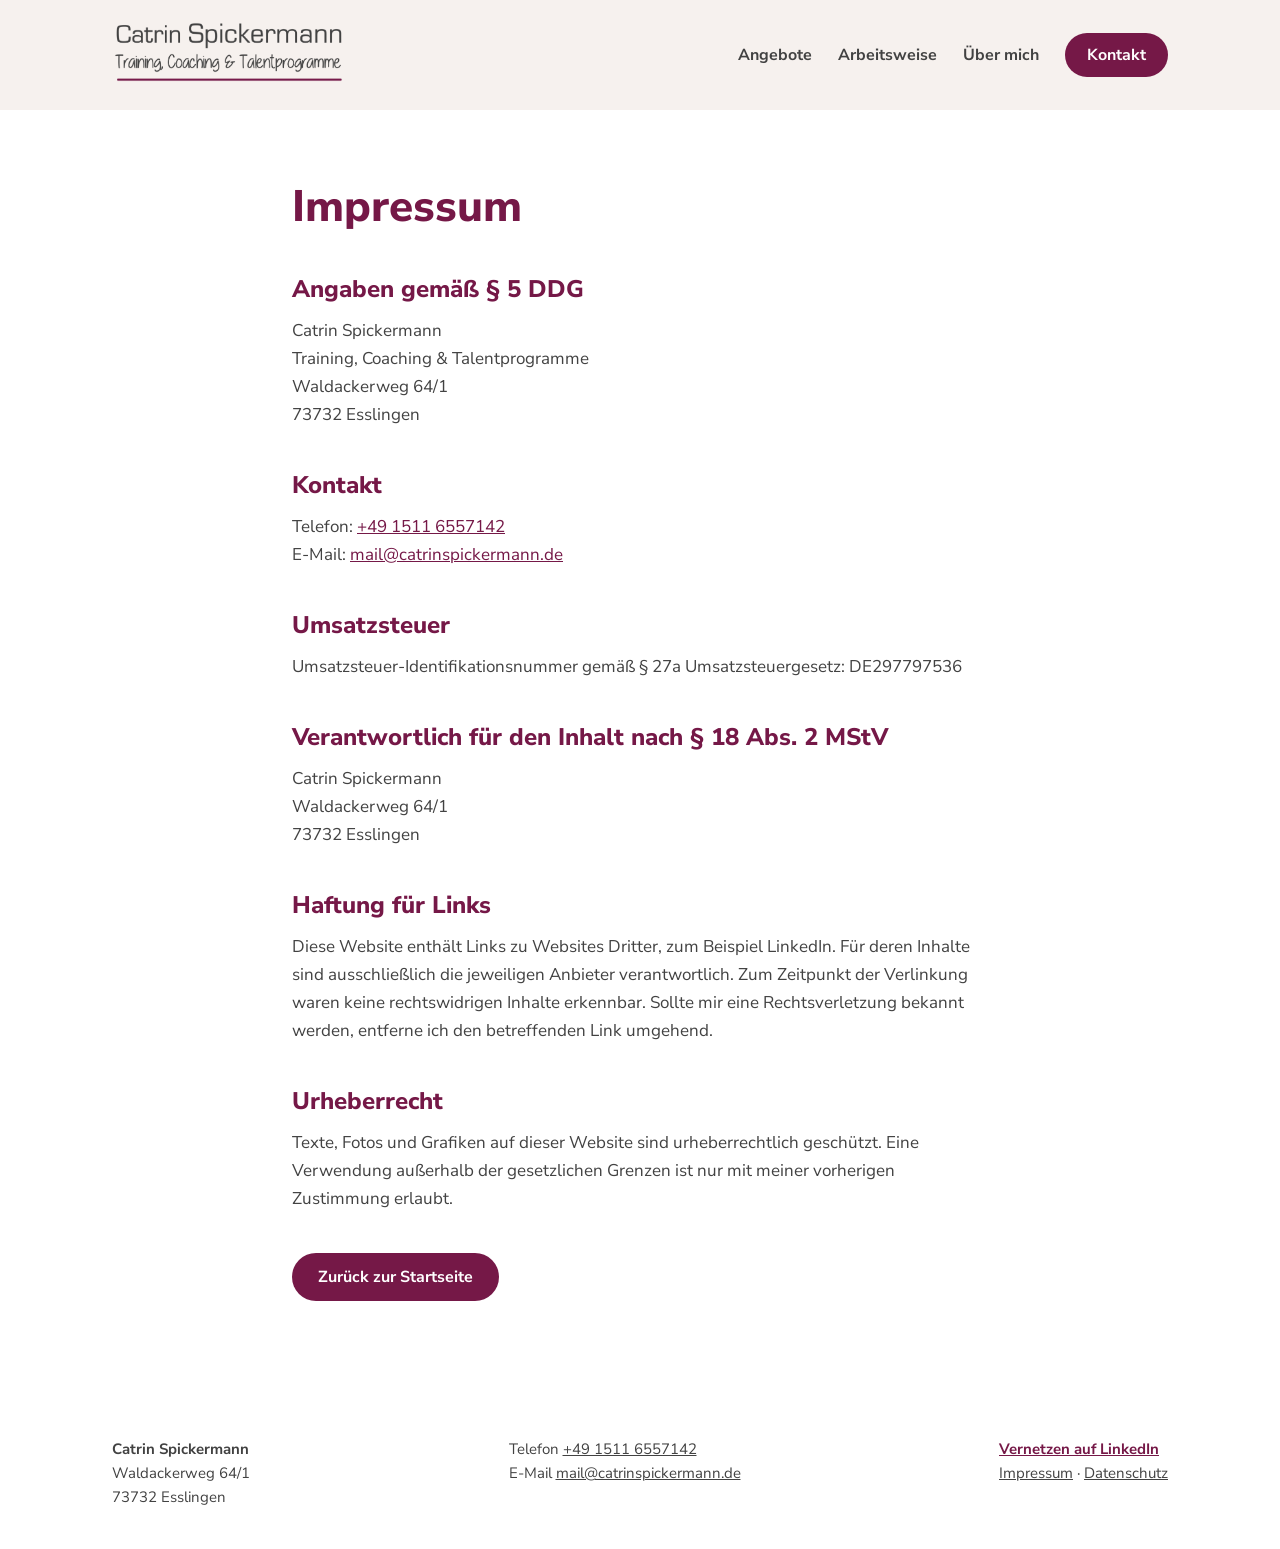
<file: impressum.html>
<!doctype html>
<html lang="de">
<head>
<meta charset="utf-8">
<meta name="viewport" content="width=device-width, initial-scale=1">
<title>Impressum – Catrin Spickermann</title>
<meta name="robots" content="noindex">
<link rel="icon" href="bilder/logo.png">
<style>
@font-face{font-family:"Nunito Sans";src:url(schriften/nunito-sans.woff2) format("woff2");font-weight:200 1000;font-display:swap}
@font-face{font-family:MoonTime;src:url(schriften/moontime.woff) format("woff");font-display:swap}
html{scroll-behavior:smooth}
body{margin:0}
a{color:#751847}a:hover{color:#a84b79}
img{max-width:100%}
@media (max-width:700px){
 h1{font-size:38px!important}
 h2{font-size:32px!important}
 section{padding-top:64px!important;padding-bottom:64px!important}
 nav{gap:14px!important}
 header img{height:48px!important}
}
</style>
</head>
<body>
<div style="width: 100%; font-family: 'Nunito Sans', sans-serif; color: #424242; background: #ffffff">
<header style="background: #f6f1ee; padding: 20px 0">
<div style="max-width: 1120px; margin: 0 auto; padding: 0 32px; box-sizing: border-box">
<div style="display: flex; flex-wrap: wrap; align-items: center; justify-content: space-between; gap: 20px">
<a href="index.html"><img src="bilder/logo.png" alt="Catrin Spickermann – Training, Coaching und Talentprogramme" style="height: 64px; width: auto"></a>
<nav aria-label="Hauptnavigation" style="display: flex; flex-wrap: wrap; align-items: center; gap: 26px; font-size: 16px; font-weight: 700">
<a href="index.html#training" style="color: #424242; text-decoration: none">Angebote</a>
<a href="index.html#arbeitsweise" style="color: #424242; text-decoration: none">Arbeitsweise</a>
<a href="index.html#ueber-mich" style="color: #424242; text-decoration: none">Über mich</a>
<a href="index.html#kontakt" style="display: inline-flex; align-items: center; min-height: 44px; padding: 0 22px; border-radius: 999px; background: #751847; color: #ffffff; text-decoration: none">Kontakt</a>
</nav>
</div>
</div>
</header>
<main style="max-width: 760px; margin: 0 auto; padding: 72px 32px 96px; box-sizing: border-box">
<h1 style="margin: 0 0 8px; font-size: 44px; line-height: 1.15; font-weight: 800; color: #751847">Impressum</h1>
<h2 style="margin: 40px 0 12px; font-size: 24px; font-weight: 800; color: #751847">Angaben gemäß § 5 DDG</h2>
<p style="margin: 0 0 14px; font-size: 17px; line-height: 1.65; color: #424242">Catrin Spickermann<br>Training, Coaching &amp; Talentprogramme<br>Waldackerweg 64/1<br>73732 Esslingen</p>
<h2 style="margin: 40px 0 12px; font-size: 24px; font-weight: 800; color: #751847">Kontakt</h2>
<p style="margin: 0 0 14px; font-size: 17px; line-height: 1.65; color: #424242">Telefon: <a href="tel:+4915116557142">+49 1511 6557142</a><br>E-Mail: <a href="mailto:mail@catrinspickermann.de">mail@catrinspickermann.de</a></p>
<h2 style="margin: 40px 0 12px; font-size: 24px; font-weight: 800; color: #751847">Umsatzsteuer</h2>
<p style="margin: 0 0 14px; font-size: 17px; line-height: 1.65; color: #424242">Umsatzsteuer-Identifikationsnummer gemäß § 27a Umsatzsteuergesetz: DE297797536</p>
<h2 style="margin: 40px 0 12px; font-size: 24px; font-weight: 800; color: #751847">Verantwortlich für den Inhalt nach § 18 Abs. 2 MStV</h2>
<p style="margin: 0 0 14px; font-size: 17px; line-height: 1.65; color: #424242">Catrin Spickermann<br>Waldackerweg 64/1<br>73732 Esslingen</p>
<h2 style="margin: 40px 0 12px; font-size: 24px; font-weight: 800; color: #751847">Haftung für Links</h2>
<p style="margin: 0 0 14px; font-size: 17px; line-height: 1.65; color: #424242">Diese Website enthält Links zu Websites Dritter, zum Beispiel LinkedIn. Für deren Inhalte sind ausschließlich die jeweiligen Anbieter verantwortlich. Zum Zeitpunkt der Verlinkung waren keine rechtswidrigen Inhalte erkennbar. Sollte mir eine Rechtsverletzung bekannt werden, entferne ich den betreffenden Link umgehend.</p>
<h2 style="margin: 40px 0 12px; font-size: 24px; font-weight: 800; color: #751847">Urheberrecht</h2>
<p style="margin: 0 0 14px; font-size: 17px; line-height: 1.65; color: #424242">Texte, Fotos und Grafiken auf dieser Website sind urheberrechtlich geschützt. Eine Verwendung außerhalb der gesetzlichen Grenzen ist nur mit meiner vorherigen Zustimmung erlaubt.</p>
<p style="margin: 40px 0 0"><a href="index.html" style="display: inline-flex; align-items: center; min-height: 48px; padding: 0 26px; border-radius: 999px; background: #751847; color: #ffffff; font-weight: 700; font-size: 16px; text-decoration: none">Zurück zur Startseite</a></p>
</main>
<footer style="background: #ffffff; padding: 40px 0">
<div style="max-width: 1120px; margin: 0 auto; padding: 0 32px; box-sizing: border-box">
<div style="display: flex; flex-wrap: wrap; justify-content: space-between; gap: 24px; font-size: 15px; line-height: 1.6; color: #424242">
<div><strong>Catrin Spickermann</strong><br>Waldackerweg 64/1<br>73732 Esslingen</div>
<div>Telefon <a href="tel:+4915116557142" style="color: #424242">+49 1511 6557142</a><br>E-Mail <a href="mailto:mail@catrinspickermann.de" style="color: #424242">mail@catrinspickermann.de</a></div>
<div><a href="https://www.linkedin.com/in/catrin-spickermann-training-coaching-talentprogramme" style="color: #751847; font-weight: 700">Vernetzen auf LinkedIn</a><br><a href="impressum.html" style="color: #424242">Impressum</a> · <a href="datenschutz.html" style="color: #424242">Datenschutz</a></div>
</div>
</div>
</footer>
</div>
</body>
</html>
</file>
